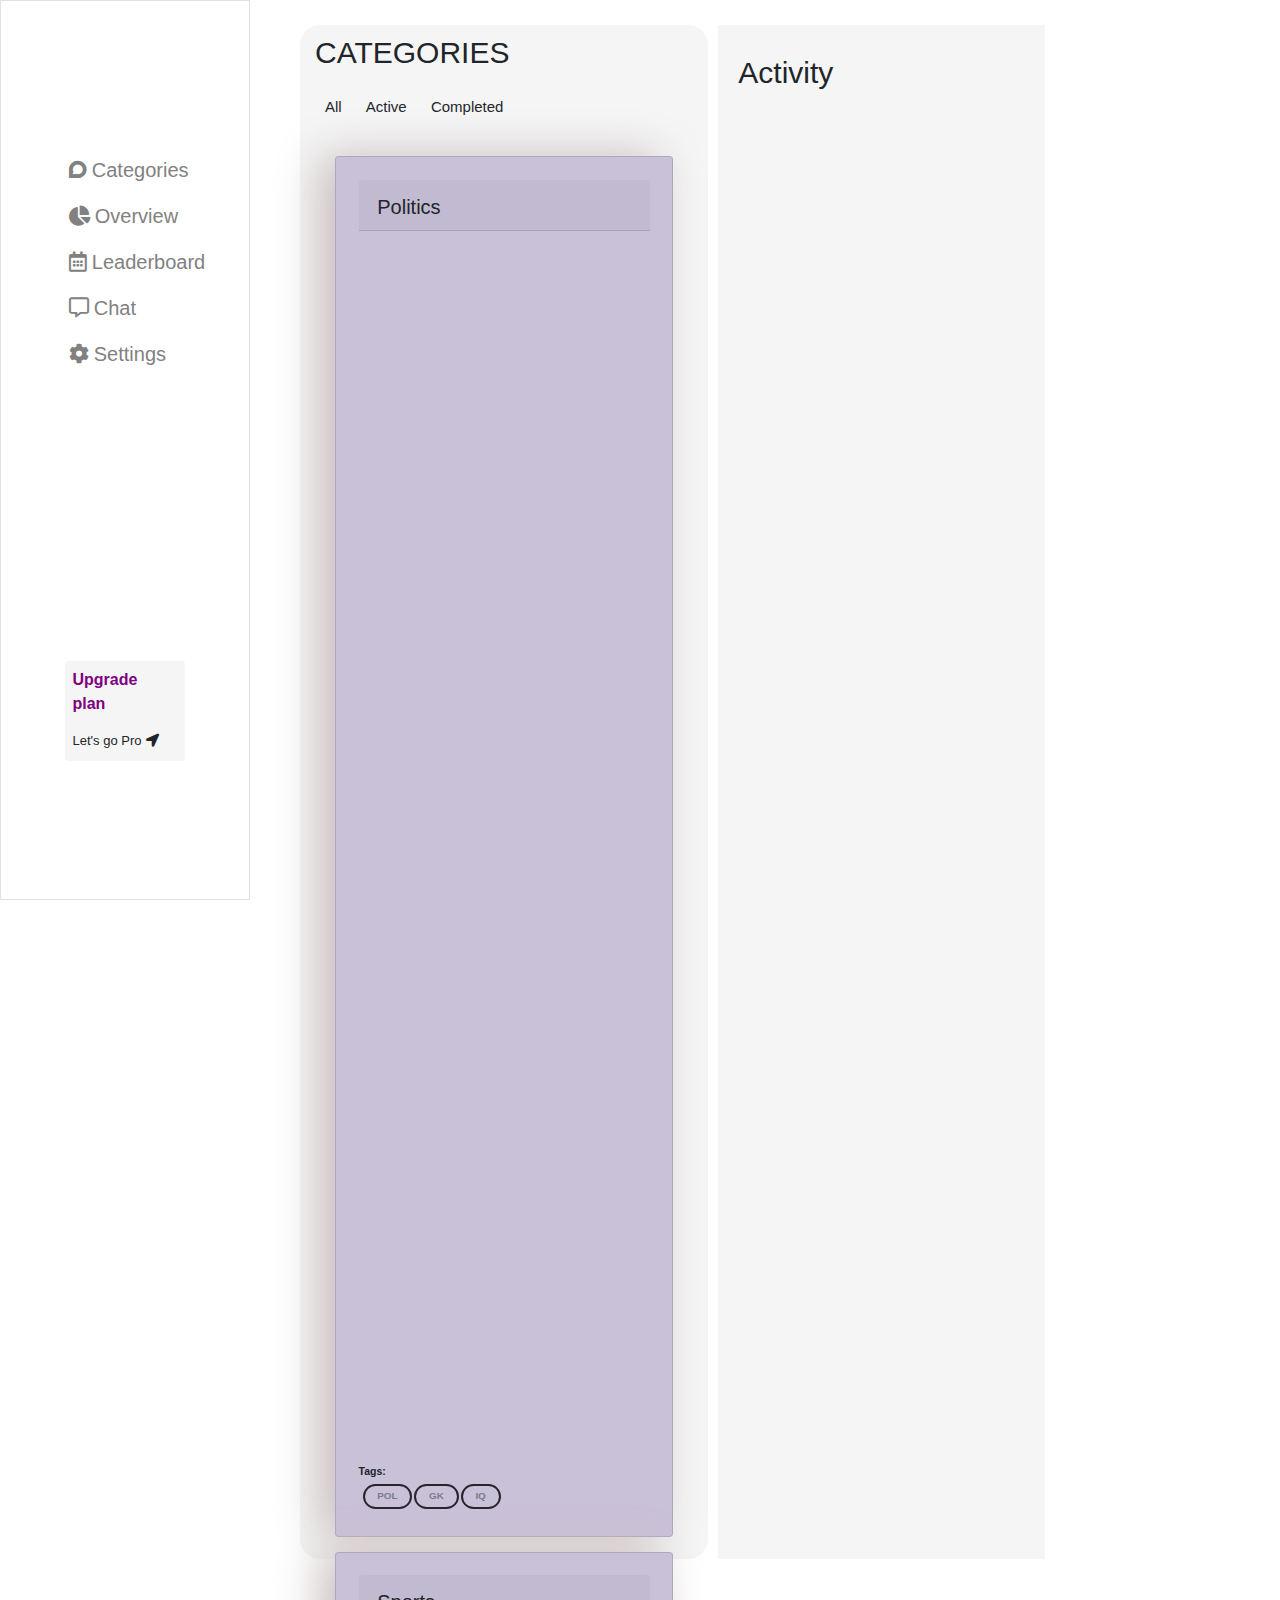
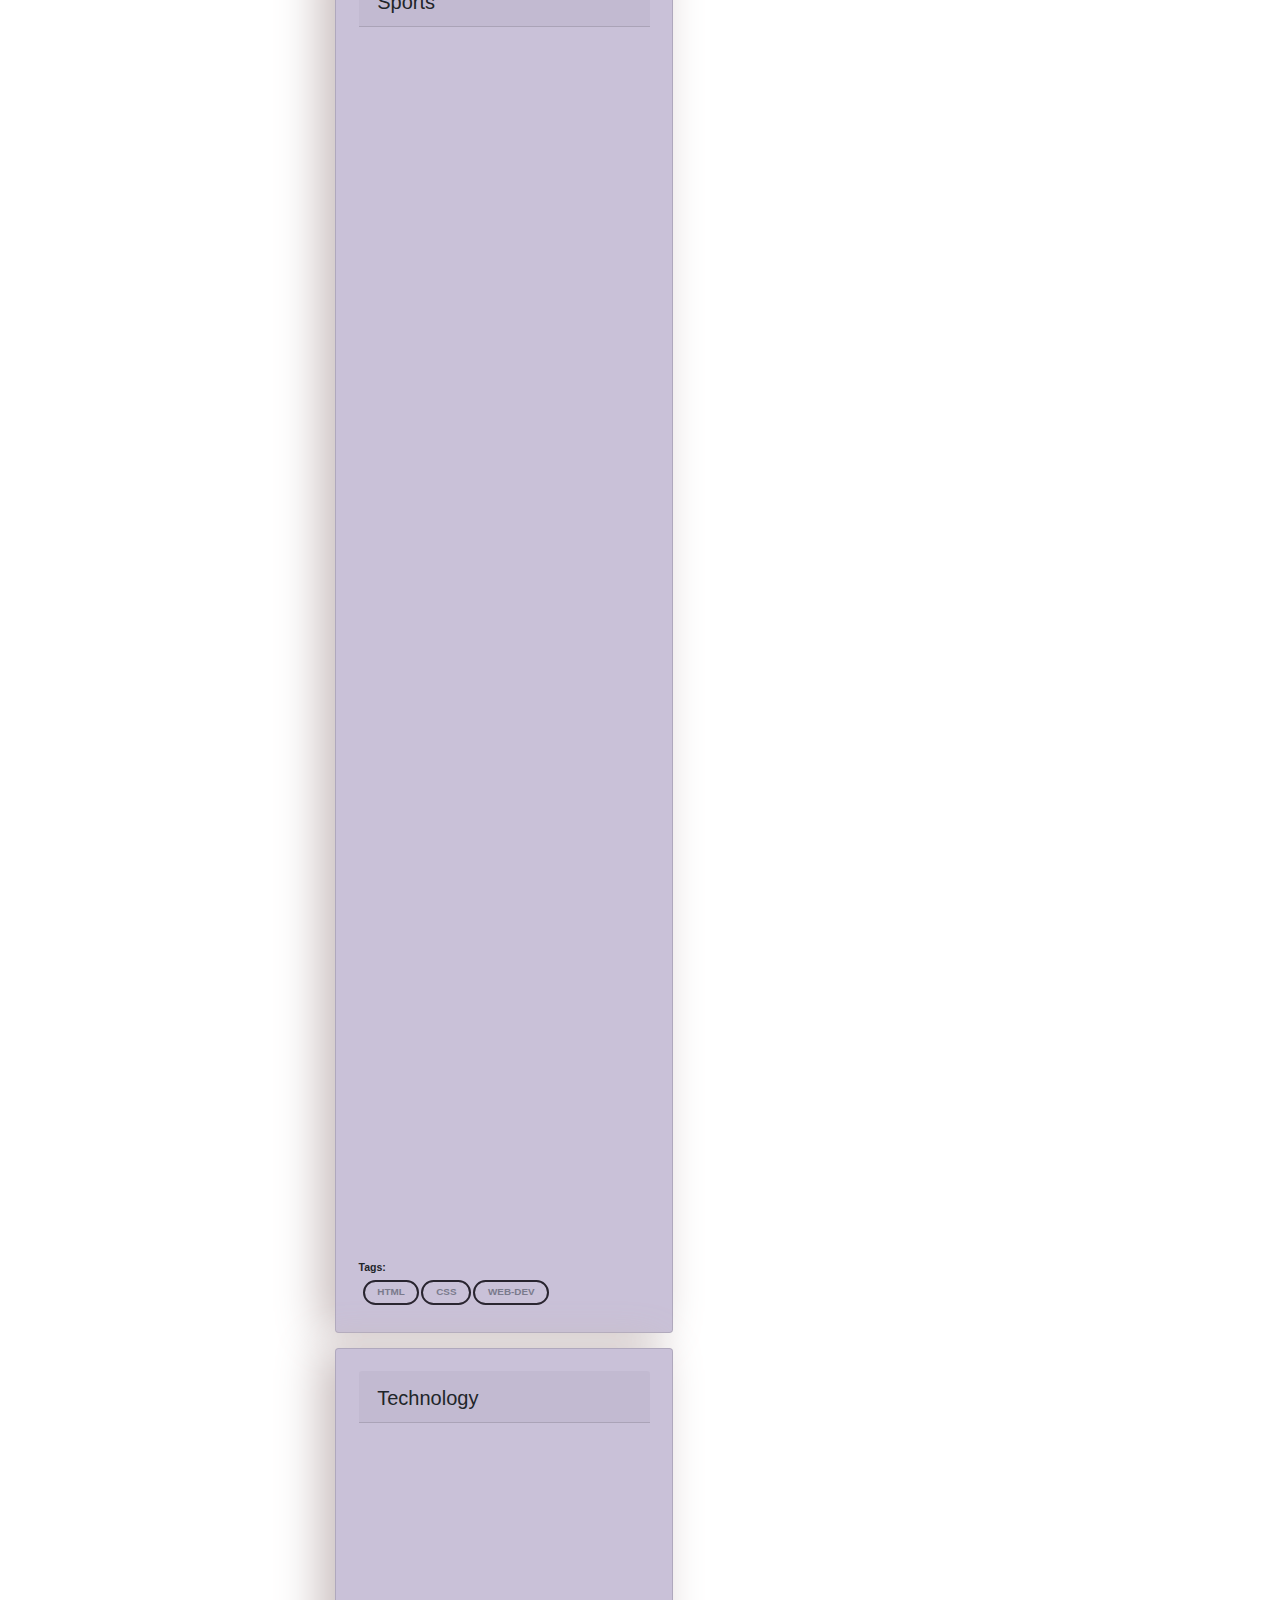
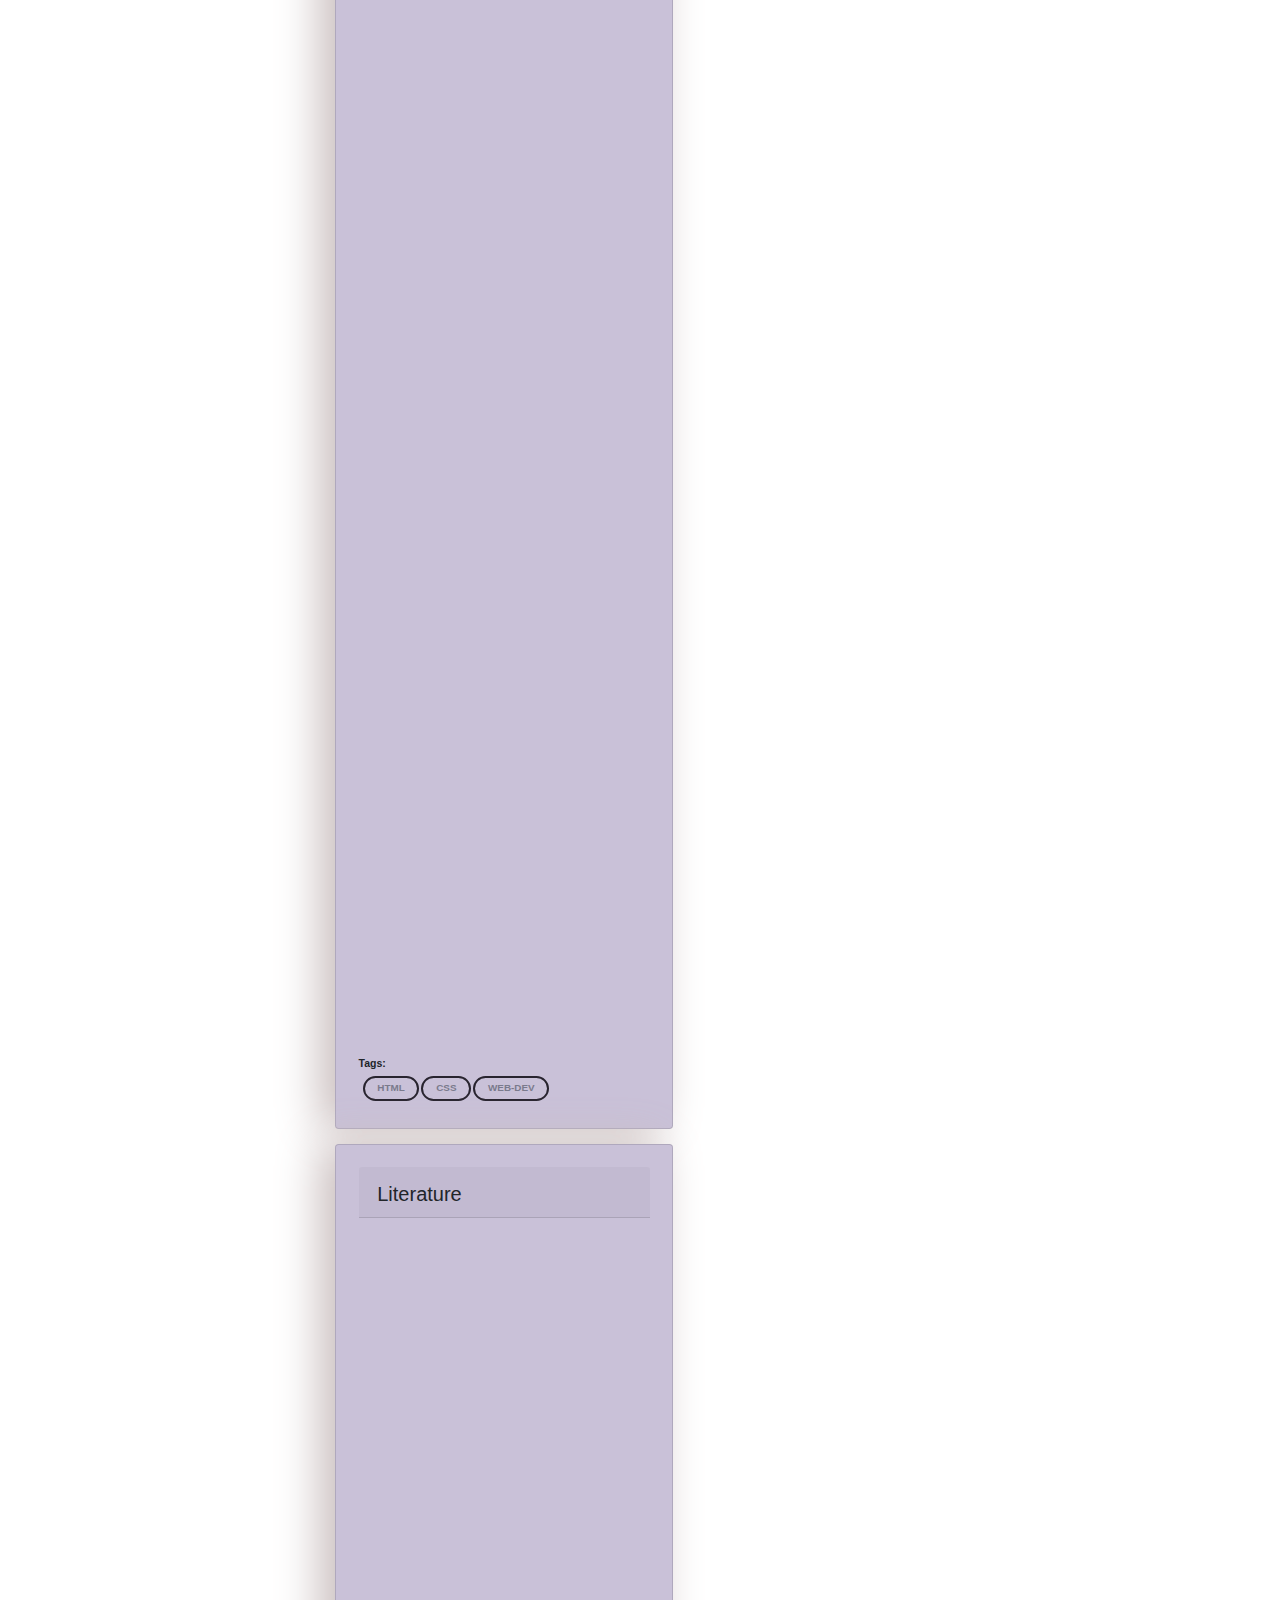
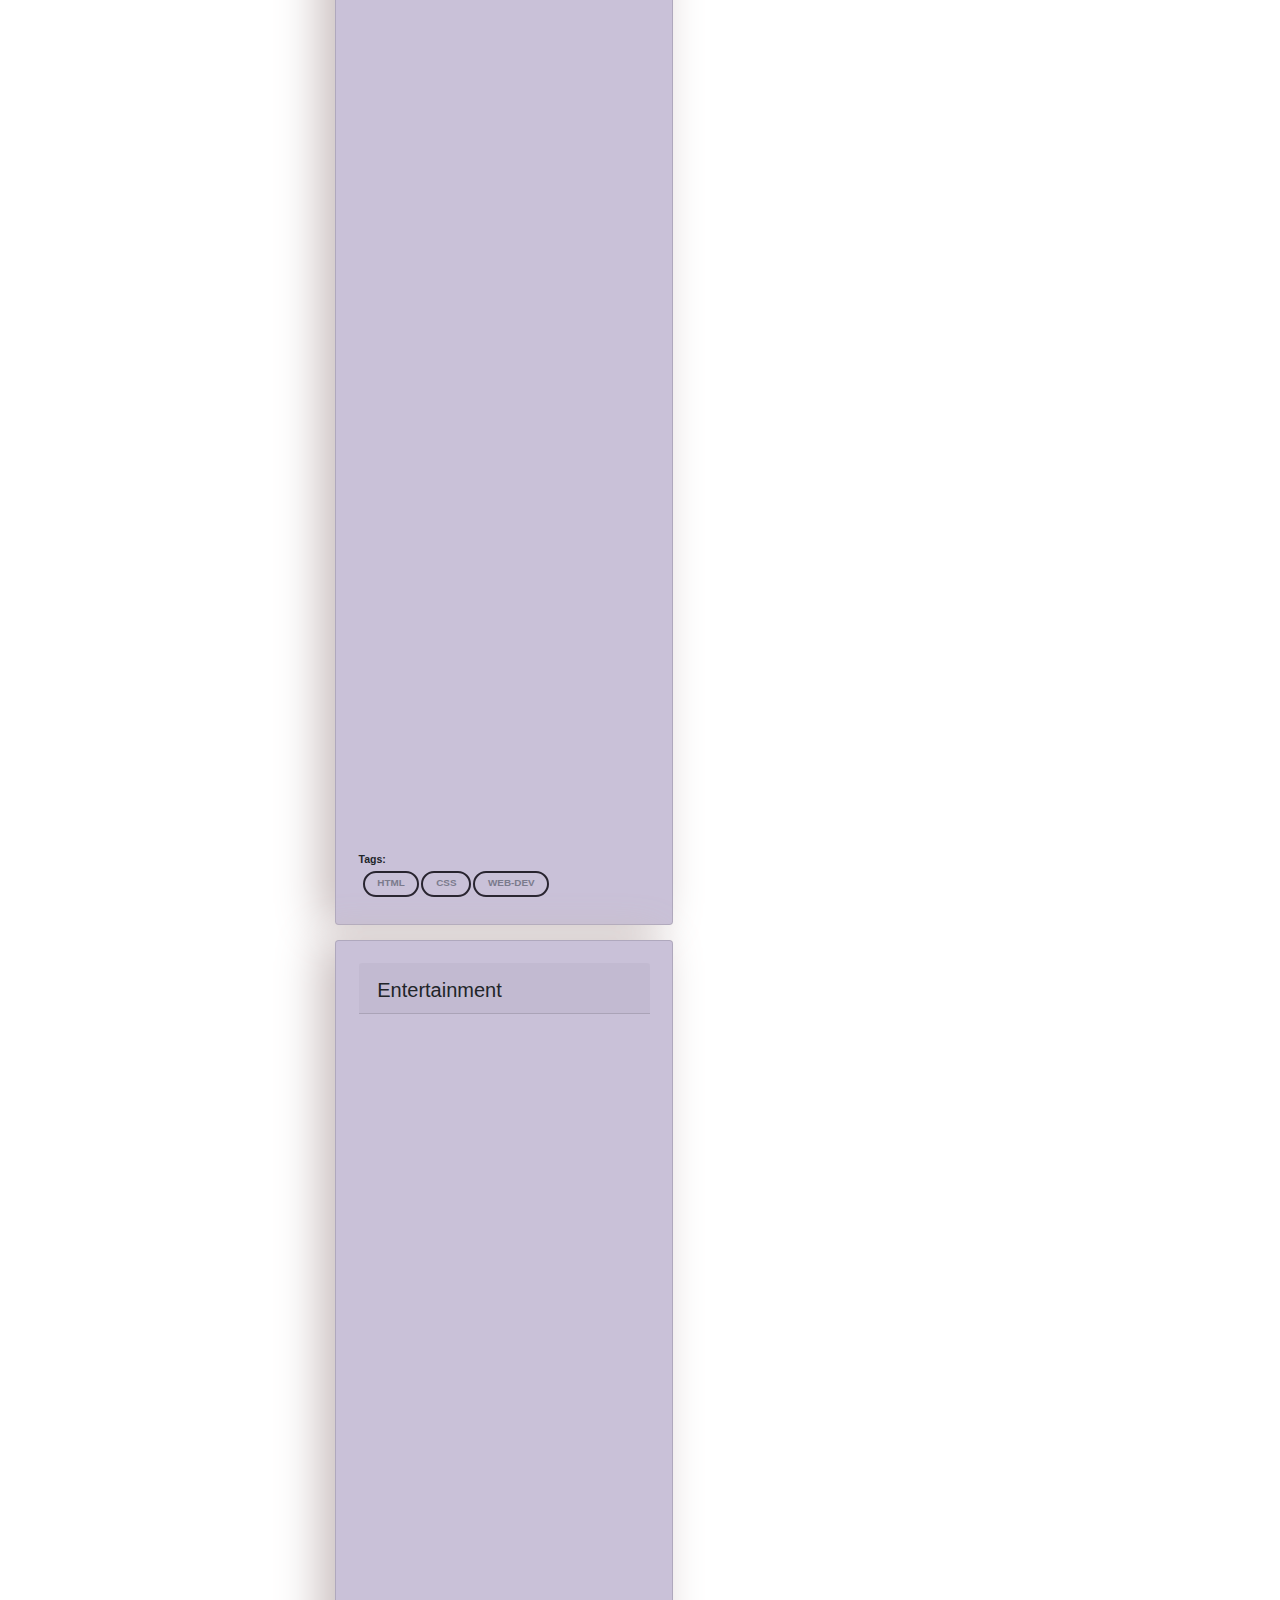
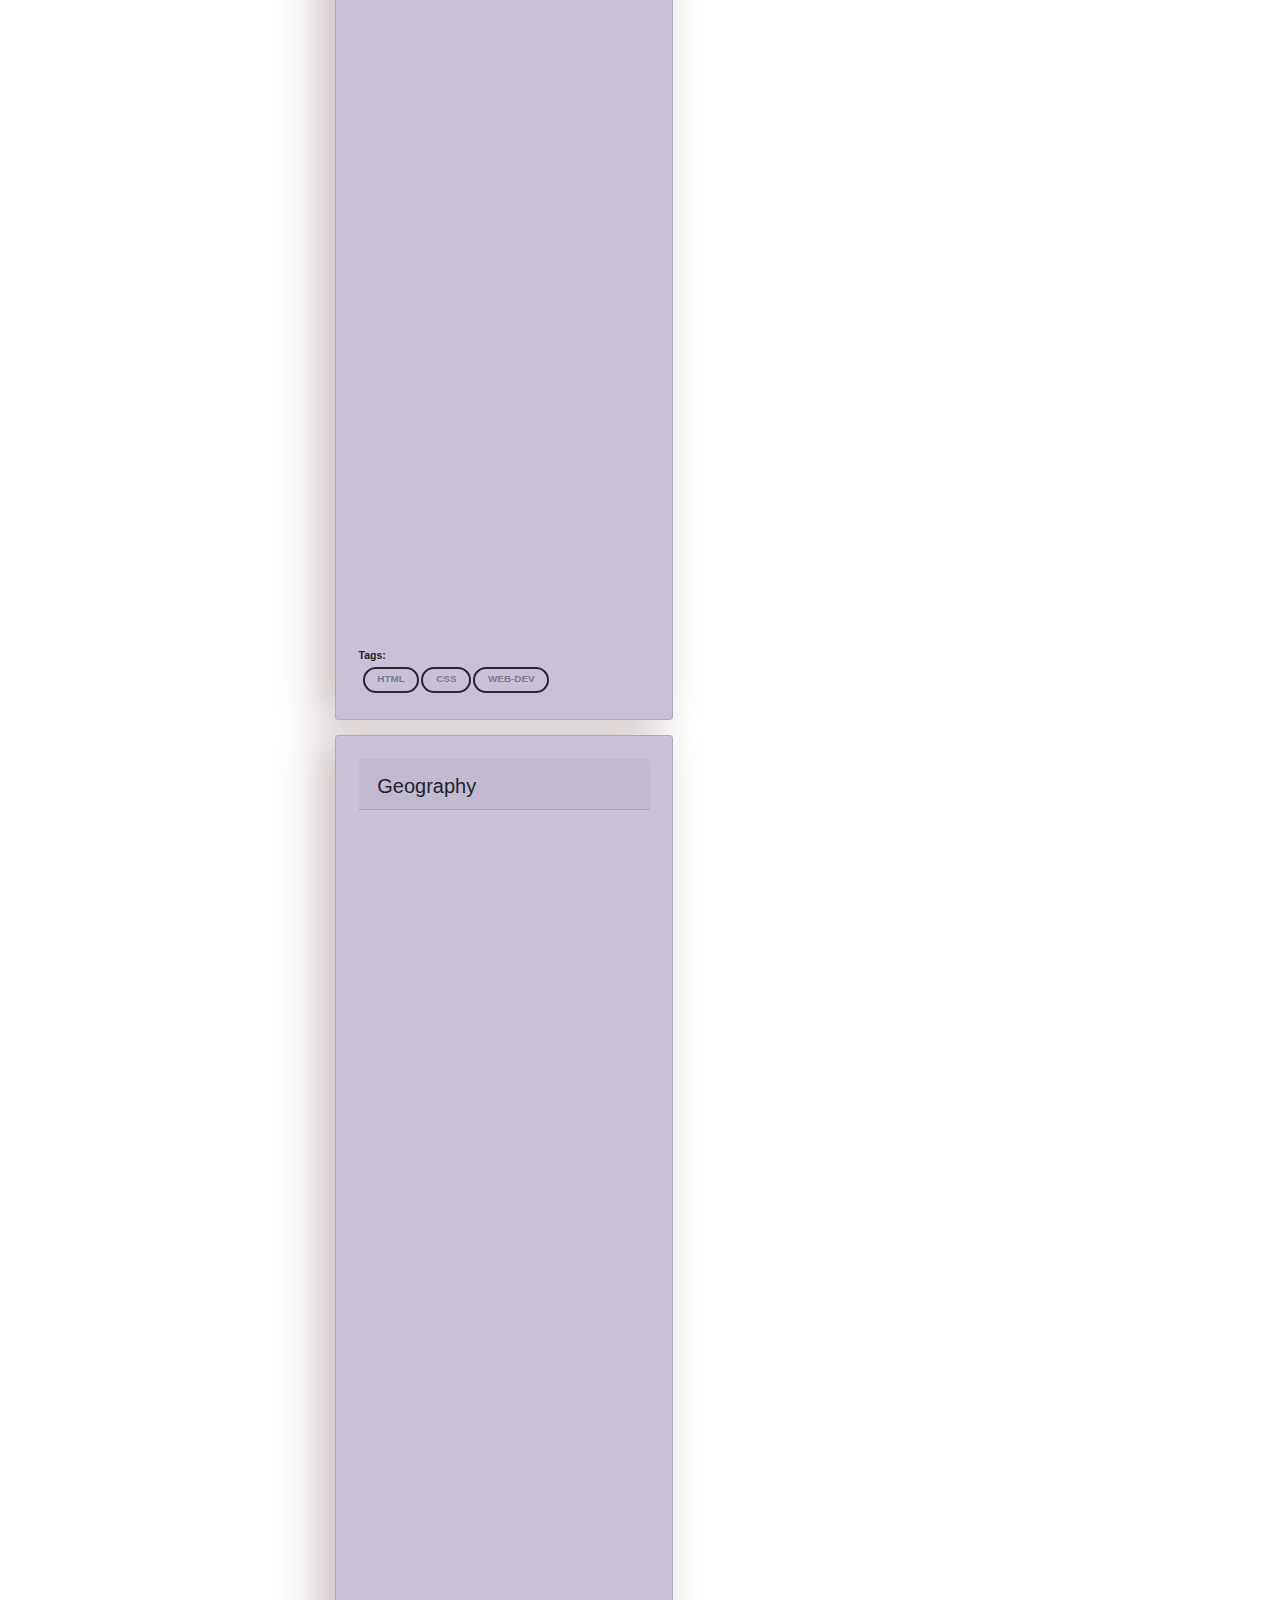
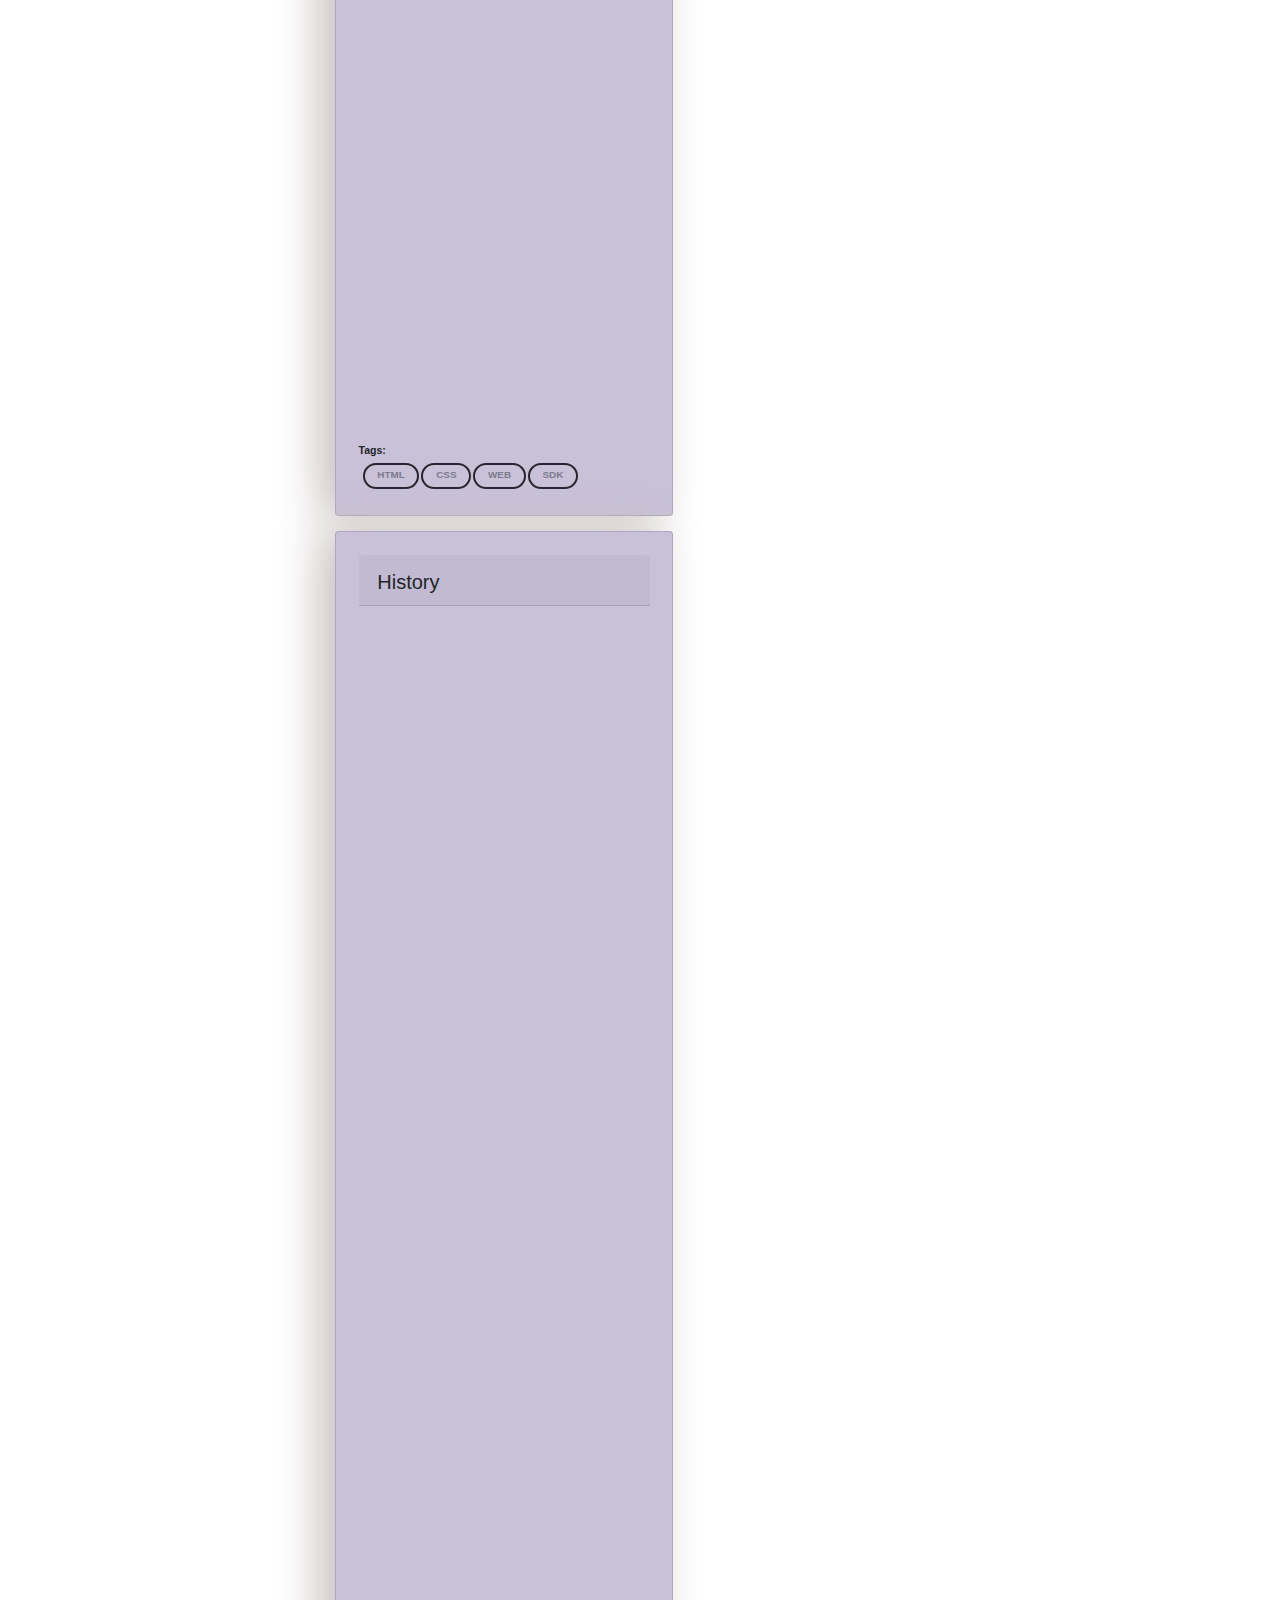
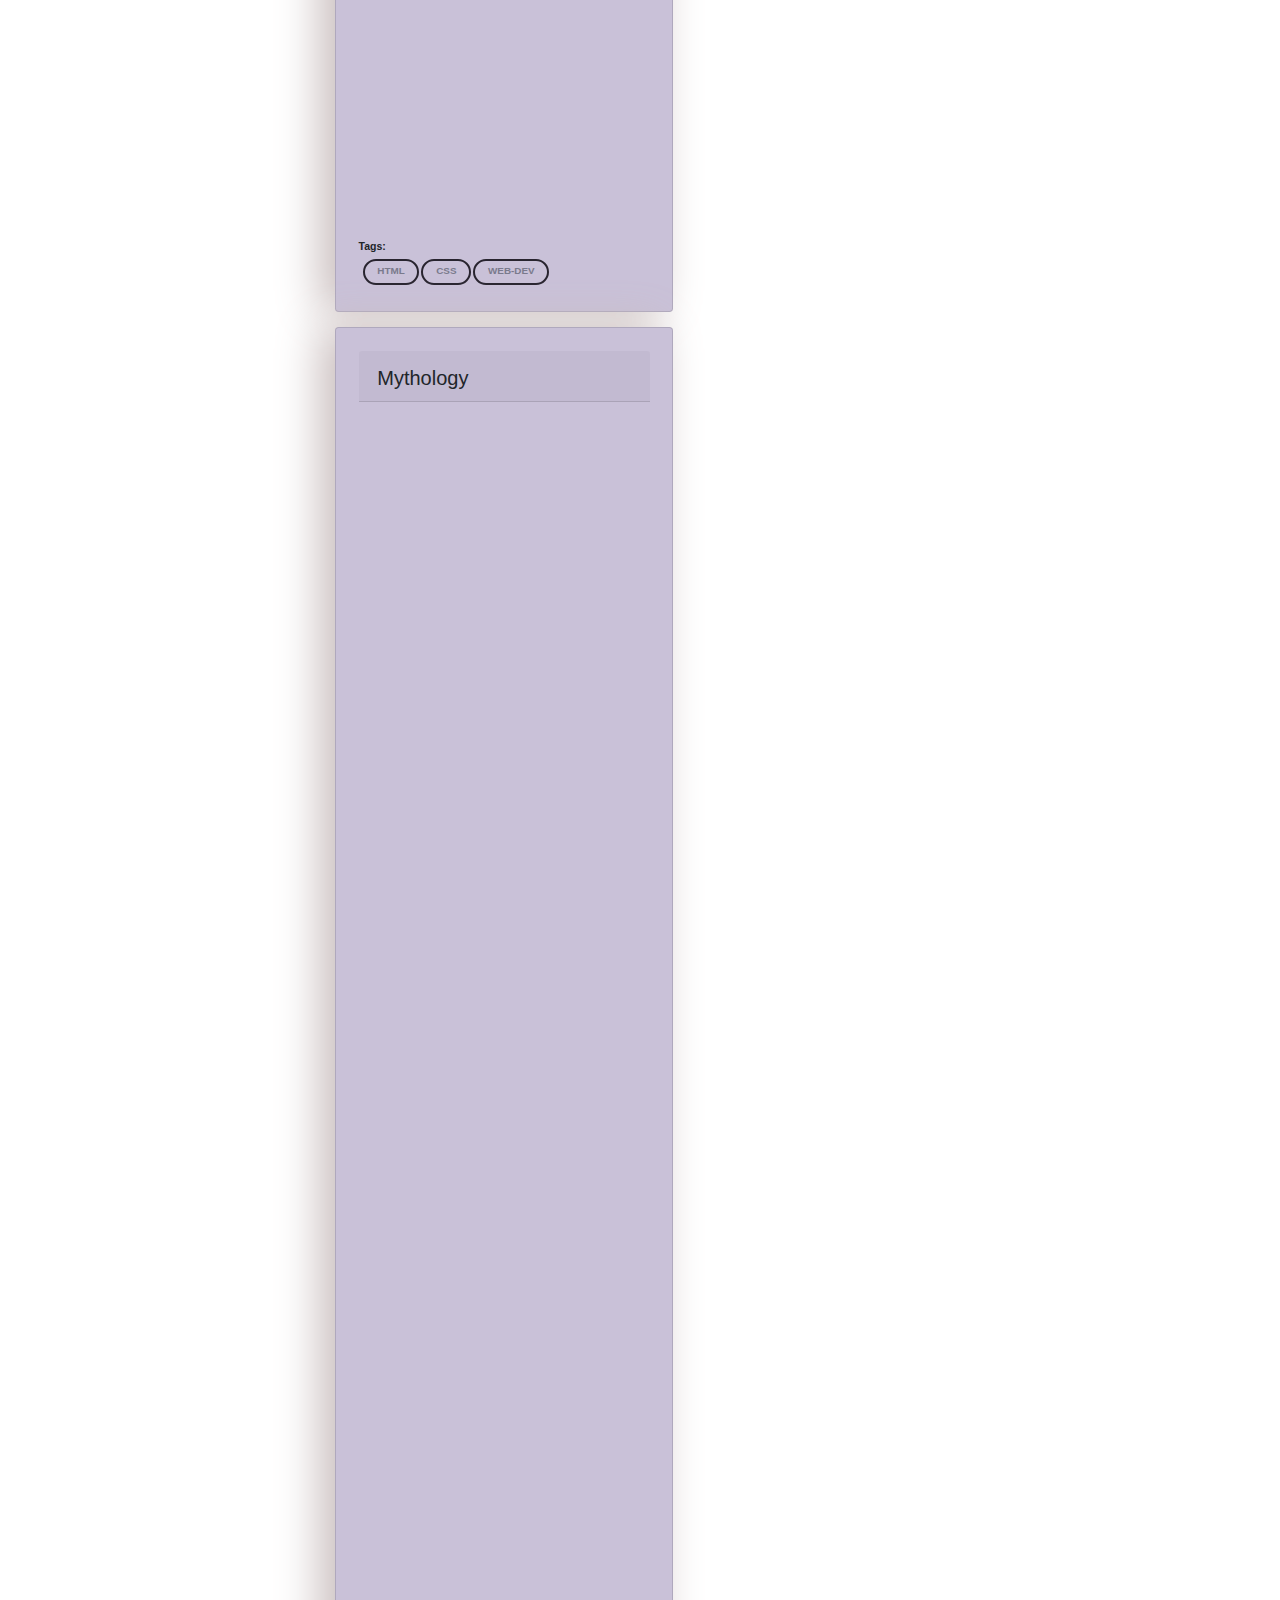
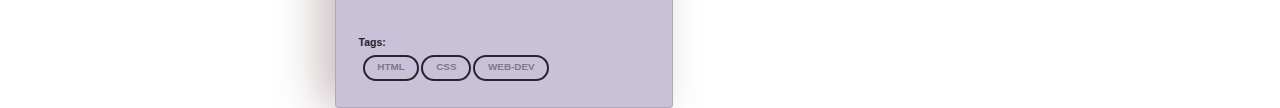
<file: index.html>
<!DOCTYPE html>
<html lang="en">
  <head>
    <meta charset="UTF-8" />
    <meta name="viewport" content="width=device-width, initial-scale=1.0" />
    <title>Document</title>
    <link
      rel="stylesheet"
      href="https://stackpath.bootstrapcdn.com/bootstrap/4.1.0/css/bootstrap.min.css"
    />
    <link
      rel="stylesheet"
      href="https://cdnjs.cloudflare.com/ajax/libs/font-awesome/5.15.1/css/all.min.css"
    />
    <link
      rel="stylesheet"
      href="https://stackpath.bootstrapcdn.com/font-awesome/4.7.0/css/font-awesome.min.css"
    />
    <link rel="stylesheet" href="https://www.w3schools.com/w3css/4/w3.css" />
    <link
      href="https://fonts.googleapis.com/icon?family=Material+Icons"
      rel="stylesheet"
    />
    <link
      href="https://fonts.googleapis.com/css2?family=Open+Sans+Condensed:wght@300;700&display=swap"
      rel="stylesheet"
    />
    <link rel="stylesheet" href="./style/style.css" />
  </head>

  <body>
    <div
      id="menuButton"
      class="position-absolute border border-dark p-2 m-2 rounded"
    >
      <i class="fas fa-bars"></i>
    </div>
    <div
      id="mySidenav"
      class="sidenav d-none d-md-flex flex-column justify-content-around align-items-center border"
    >
      <a href="#" class="text-right w-100" id="close"
        ><i class="fas fa-times-circle"></i
      ></a>
      <div class="navbar">
        <a href="#"
          ><i class="fab fa-discourse" style="margin-right: 5px"></i
          >Categories</a
        >
        <a href="#"
          ><i class="fas fa-chart-pie" style="margin-right: 5px"></i>Overview</a
        >
        <a href="./pages/achievements.html"
          ><i class="far fa-calendar-alt" style="margin-right: 5px"></i
          >Leaderboard</a
        >
        <a href="#"
          ><i class="far fa-comment-alt" style="margin-right: 5px"></i>Chat</a
        >
        <a href="#"
          ><i class="fas fa-cog" style="margin-right: 5px"></i>Settings</a
        >
      </div>
      <div class="upgrade p-2 rounded">
        <p style="font-weight: bold; font-size: medium; color: purple">
          Upgrade<br />
          plan
        </p>
        <p style="font-weight: regular; font-size: small">
          Let's go Pro<i
            class="fas fa-location-arrow"
            style="margin-left: 5px"
          ></i>
        </p>
      </div>
    </div>

    <!-- Add all page content inside this div if you want the side nav to push page content to the right (not used if you only want the sidenav to sit on top of the page -->
    <div id="main" class="" style="margin-top: 25px">
      <div class="left col-12 col-md-5">
        <h2>CATEGORIES</h2>
        <nav class="flat" style="margin-top: 15px">
          <a href="#" style="padding-left: 10px; padding-right: 10px">All</a>
          <a href="#" style="padding-left: 10px; padding-right: 10px">Active</a>
          <a href="#" style="padding-left: 10px; padding-right: 10px"
            >Completed</a
          >
        </nav>
        <div
          class="container card-list d-flex flex-column align-items-center"
          style="margin-left: 0"
        >
          <div class="card d-flex flex-column p-4 col-12 m-2">
            <header class="card-header">
              <!-- <p>Sep 11th 2020</p> -->
              <h2>Politics</h2>
            </header>

            <!-- <div class="card-author">
              <a class="author-avatar" href="#">
                <img src="./assets/avatar.png" />
              </a>
              <svg class="half-circle" viewBox="0 0 106 57">
                <path d="M102 4c0 27.1-21.9 49-49 49S4 31.1 4 4"></path>
              </svg>
              <div class="author-name">
                <div class="author-name-prefix">Author</div>
                Jeff Delaney
              </div>
            </div> -->
            <p
              style="
                padding: 0;
                margin-top: 10px;
                margin-bottom: 0;
                font-size: 0.7em;
                font-weight: bold;
              "
            >
              Tags:
            </p>
            <div class="tags">
              <a href="#">pol</a>
              <a href="#">gk</a>
              <a href="#">iq</a>
            </div>
          </div>
          <div class="card d-flex flex-column p-4 col-12 m-2">
            <header class="card-header">
              <h2>Sports</h2>
            </header>
            <p
              style="
                padding: 0;
                margin-top: 10px;
                margin-bottom: 0;
                font-size: 0.7em;
                font-weight: bold;
              "
            >
              Tags:
            </p>
            <div class="tags">
              <a href="#">html</a>
              <a href="#">css</a>
              <a href="#">web-dev</a>
            </div>
          </div>
          <div class="card d-flex flex-column p-4 col-12 m-2">
            <header class="card-header">
              <h2>Technology</h2>
            </header>
            <p
              style="
                padding: 0;
                margin-top: 10px;
                margin-bottom: 0;
                font-size: 0.7em;
                font-weight: bold;
              "
            >
              Tags:
            </p>
            <div class="tags">
              <a href="#">html</a>
              <a href="#">css</a>
              <a href="#">web-dev</a>
            </div>
          </div>
          <div class="card d-flex flex-column p-4 col-12 m-2">
            <header class="card-header">
              <h2>Literature</h2>
            </header>
            <p
              style="
                padding: 0;
                margin-top: 10px;
                margin-bottom: 0;
                font-size: 0.7em;
                font-weight: bold;
              "
            >
              Tags:
            </p>
            <div class="tags">
              <a href="#">html</a>
              <a href="#">css</a>
              <a href="#">web-dev</a>
            </div>
          </div>
          <div class="card d-flex flex-column p-4 col-12 m-2">
            <header class="card-header">
              <h2>Entertainment</h2>
            </header>
            <p
              style="
                padding: 0;
                margin-top: 10px;
                margin-bottom: 0;
                font-size: 0.7em;
                font-weight: bold;
              "
            >
              Tags:
            </p>
            <div class="tags">
              <a href="#">html</a>
              <a href="#">css</a>
              <a href="#">web-dev</a>
            </div>
          </div>
          <div class="card d-flex flex-column p-4 col-12 m-2">
            <header class="card-header">
              <h2>Geography</h2>
            </header>
            <p
              style="
                padding: 0;
                margin-top: 10px;
                margin-bottom: 0;
                font-size: 0.7em;
                font-weight: bold;
              "
            >
              Tags:
            </p>
            <div class="tags">
              <a href="#">html</a>
              <a href="#">css</a>
              <a href="#">web</a>
              <a href="#">sdk</a>
            </div>
          </div>
          <div class="card d-flex flex-column p-4 col-12 m-2">
            <header class="card-header">
              <h2>History</h2>
            </header>
            <p
              style="
                padding: 0;
                margin-top: 10px;
                margin-bottom: 0;
                font-size: 0.7em;
                font-weight: bold;
              "
            >
              Tags:
            </p>
            <div class="tags">
              <a href="#">html</a>
              <a href="#">css</a>
              <a href="#">web-dev</a>
            </div>
          </div>
          <div class="card d-flex flex-column p-4 col-12 m-2">
            <header class="card-header">
              <h2>Mythology</h2>
            </header>
            <p
              style="
                padding: 0;
                margin-top: 10px;
                margin-bottom: 0;
                font-size: 0.7em;
                font-weight: bold;
              "
            >
              Tags:
            </p>
            <div class="tags">
              <a href="#">html</a>
              <a href="#">css</a>
              <a href="#">web-dev</a>
            </div>
          </div>

          <!-- <div class="card d-flex flex-column p-4 col-12 m-2">
            <header class="card-header">
              <p>Sep 11th 2020</p>
              <h2>Current Affairs</h2>
            </header>
            <div class="card-author">
              <a class="author-avatar" href="#">
                <img src="./assets/avatar.png" />
              </a>
              <svg class="half-circle" viewBox="0 0 106 57">
                <path d="M102 4c0 27.1-21.9 49-49 49S4 31.1 4 4"></path>
              </svg>
              <div class="author-name">
                <div class="author-name-prefix">Author</div>
                Jeff Delaney
              </div>
            </div>
            <div class="tags">
              <a href="#">html</a>
              <a href="#">css</a>
              <a href="#">web-dev</a>
            </div>
          </div>
          <div class="card d-flex flex-column p-4 col-12 m-2">
            <header class="card-header">
              <p>Sep 11th 2020</p>
              <h2>Never forget</h2>
            </header>
            <div class="card-author">
              <a class="author-avatar" href="#">
                <img src="./assets/avatar.png" />
              </a>
              <svg class="half-circle" viewBox="0 0 106 57">
                <path d="M102 4c0 27.1-21.9 49-49 49S4 31.1 4 4"></path>
              </svg>
              <div class="author-name">
                <div class="author-name-prefix">Author</div>
                Jeff Delaney
              </div>
            </div>
            <div class="tags">
              <a href="#">html</a>
              <a href="#">css</a>
              <a href="#">web-dev</a>
            </div>
          </div> -->
        </div>
      </div>
      <div class="right col-12 col-md-4">
        <h2>Activity</h2>
      </div>
    </div>
    <script src="https://code.jquery.com/jquery-3.2.1.slim.min.js"></script>
    <script src="https://cdnjs.cloudflare.com/ajax/libs/popper.js/1.12.9/umd/popper.min.js"></script>
    <script src="https://maxcdn.bootstrapcdn.com/bootstrap/4.0.0/js/bootstrap.min.js"></script>
    <script src="./scripts/script.js"></script>
  </body>
</html>
</file>
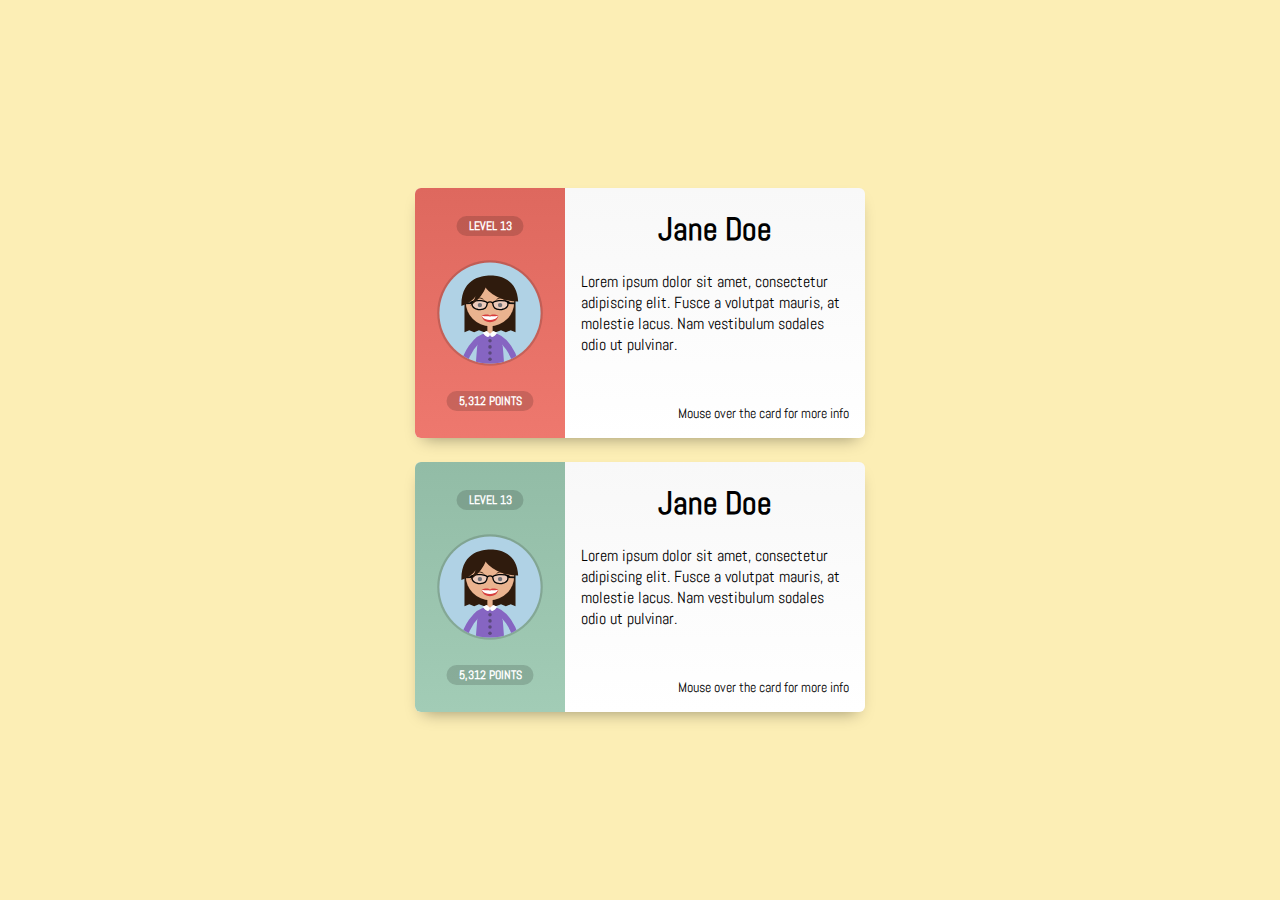
<file: pages/achievements.html>
<!DOCTYPE html>
<html lang="en">
  <head>
    <meta charset="UTF-8" />
    <meta name="viewport" content="width=device-width, initial-scale=1.0" />
    <link rel="stylesheet" href="../style/acievements.css" />
    <title>Document</title>
  </head>
  <body>
    <div class="center">
      <div class="card">
        <div class="additional">
          <div class="user-card">
            <div class="level center">Level 13</div>
            <div class="points center">5,312 Points</div>
            <svg
              width="110"
              height="110"
              viewBox="0 0 250 250"
              xmlns="http://www.w3.org/2000/svg"
              role="img"
              aria-labelledby="title desc"
              class="center"
            >
              <title id="title">Teacher</title>
              <desc id="desc">
                Cartoon of a Caucasian woman smiling, and wearing black glasses
                and a purple shirt with white collar drawn by Alvaro Montoro.
              </desc>
              <style>
                .skin {
                  fill: #eab38f;
                }

                .eyes {
                  fill: #1f1f1f;
                }

                .hair {
                  fill: #2f1b0d;
                }

                .line {
                  fill: none;
                  stroke: #2f1b0d;
                  stroke-width: 2px;
                }
              </style>
              <defs>
                <clipPath id="scene">
                  <circle cx="125" cy="125" r="115" />
                </clipPath>
                <clipPath id="lips">
                  <path
                    d="M 106,132 C 113,127 125,128 125,132 125,128 137,127 144,132 141,142  134,146  125,146  116,146 109,142 106,132 Z"
                  />
                </clipPath>
              </defs>
              <circle cx="125" cy="125" r="120" fill="rgba(0,0,0,0.15)" />
              <g stroke="none" stroke-width="0" clip-path="url(#scene)">
                <rect x="0" y="0" width="250" height="250" fill="#b0d2e5" />
                <g id="head">
                  <path
                    fill="none"
                    stroke="#111111"
                    stroke-width="2"
                    d="M 68,103 83,103.5"
                  />
                  <path
                    class="hair"
                    d="M 67,90 67,169 78,164 89,169 100,164 112,169 125,164 138,169 150,164 161,169 172,164 183,169 183,90 Z"
                  />
                  <circle cx="125" cy="100" r="55" class="skin" />
                  <ellipse
                    cx="102"
                    cy="107"
                    rx="5"
                    ry="5"
                    class="eyes"
                    id="eye-left"
                  />
                  <ellipse
                    cx="148"
                    cy="107"
                    rx="5"
                    ry="5"
                    class="eyes"
                    id="eye-right"
                  />
                  <rect x="119" y="140" width="12" height="40" class="skin" />
                  <path
                    class="line eyebrow"
                    d="M 90,98 C 93,90 103,89 110,94"
                    id="eyebrow-left"
                  />
                  <path
                    class="line eyebrow"
                    d="M 160,98 C 157,90 147,89 140,94"
                    id="eyebrow-right"
                  />
                  <path
                    stroke="#111111"
                    stroke-width="4"
                    d="M 68,103 83,102.5"
                  />
                  <path
                    stroke="#111111"
                    stroke-width="4"
                    d="M 182,103 167,102.5"
                  />
                  <path
                    stroke="#050505"
                    stroke-width="3"
                    fill="none"
                    d="M 119,102 C 123,99 127,99 131,102"
                  />
                  <path
                    fill="#050505"
                    d="M 92,97 C 85,97 79,98 80,101 81,104 84,104 85,102"
                  />
                  <path
                    fill="#050505"
                    d="M 158,97 C 165,97 171,98 170,101 169,104 166,104 165,102"
                  />
                  <path
                    stroke="#050505"
                    stroke-width="3"
                    fill="rgba(240,240,255,0.4)"
                    d="M 119,102 C 118,111 115,119 98,117 85,115 84,108 84,104 84,97 94,96 105,97 112,98 117,98 119,102 Z"
                  />
                  <path
                    stroke="#050505"
                    stroke-width="3"
                    fill="rgba(240,240,255,0.4)"
                    d="M 131,102 C 132,111 135,119 152,117 165,115 166,108 166,104 166,97 156,96 145,97 138,98 133,98 131,102 Z"
                  />
                  <path
                    class="hair"
                    d="M 60,109 C 59,39 118,40 129,40 139,40 187,43 189,99 135,98 115,67 115,67 115,67 108,90 80,109 86,101 91,92 92,87 85,99 65,108 60,109"
                  />
                  <path
                    id="mouth"
                    fill="#d73e3e"
                    d="M 106,132 C 113,127 125,128 125,132 125,128 137,127 144,132 141,142  134,146  125,146  116,146 109,142 106,132 Z"
                  />
                  <path
                    id="smile"
                    fill="white"
                    d="M125,141 C 140,141 143,132 143,132 143,132 125,133 125,133 125,133 106.5,132 106.5,132 106.5,132 110,141 125,141 Z"
                    clip-path="url(#lips)"
                  />
                </g>
                <g id="shirt">
                  <path
                    fill="#8665c2"
                    d="M 132,170 C 146,170 154,200 154,200 154,200 158,250 158,250 158,250 92,250 92,250 92,250 96,200 96,200 96,200 104,170 118,170 118,170 125,172 125,172 125,172 132,170 132,170 Z"
                  />
                  <path
                    id="arm-left"
                    class="arm"
                    stroke="#8665c2"
                    fill="none"
                    stroke-width="14"
                    d="M 118,178 C 94,179 66,220 65,254"
                  />
                  <path
                    id="arm-right"
                    class="arm"
                    stroke="#8665c2"
                    fill="none"
                    stroke-width="14"
                    d="M 132,178 C 156,179 184,220 185,254"
                  />
                  <path
                    fill="white"
                    d="M 117,166 C 117,166 125,172 125,172 125,182 115,182 109,170 Z"
                  />
                  <path
                    fill="white"
                    d="M 133,166 C 133,166 125,172 125,172 125,182 135,182 141,170 Z"
                  />
                  <circle cx="125" cy="188" r="4" fill="#5a487b" />
                  <circle cx="125" cy="202" r="4" fill="#5a487b" />
                  <circle cx="125" cy="216" r="4" fill="#5a487b" />
                  <circle cx="125" cy="230" r="4" fill="#5a487b" />
                  <circle cx="125" cy="244" r="4" fill="#5a487b" />
                  <path
                    stroke="#daa37f"
                    stroke-width="1"
                    class="skin hand"
                    id="hand-left"
                    d="M 51,270 C 46,263 60,243 63,246 65,247 66,248 61,255 72,243 76,238 79,240 82,243 72,254 69,257 72,254 82,241 86,244 89,247 75,261 73,263 77,258 84,251 86,253 89,256 70,287 59,278"
                  />
                  <path
                    stroke="#daa37f"
                    stroke-width="1"
                    class="skin hand"
                    id="hand-right"
                    d="M 199,270 C 204,263 190,243 187,246 185,247 184,248 189,255 178,243 174,238 171,240 168,243 178,254 181,257 178,254 168,241 164,244 161,247 175,261 177,263 173,258 166,251 164,253 161,256 180,287 191,278"
                  />
                </g>
              </g>
            </svg>
          </div>
          <div class="more-info">
            <h1>Jane Doe</h1>
            <div class="coords">
              <span>Group Name</span>
              <span>Joined January 2019</span>
            </div>
            <div class="coords">
              <span>Position/Role</span>
              <span>City, Country</span>
            </div>
            <div class="stats">
              <div>
                <div class="title">Awards</div>
                <i class="fa fa-trophy"></i>
                <div class="value">2</div>
              </div>
              <div>
                <div class="title">Matches</div>
                <i class="fa fa-gamepad"></i>
                <div class="value">27</div>
              </div>
              <div>
                <div class="title">Pals</div>
                <i class="fa fa-group"></i>
                <div class="value">123</div>
              </div>
              <div>
                <div class="title">Coffee</div>
                <i class="fa fa-coffee"></i>
                <div class="value infinity">∞</div>
              </div>
            </div>
          </div>
        </div>
        <div class="general">
          <h1>Jane Doe</h1>
          <p>
            Lorem ipsum dolor sit amet, consectetur adipiscing elit. Fusce a
            volutpat mauris, at molestie lacus. Nam vestibulum sodales odio ut
            pulvinar.
          </p>
          <span class="more">Mouse over the card for more info</span>
        </div>
      </div>

      <div class="card green">
        <div class="additional">
          <div class="user-card">
            <div class="level center">Level 13</div>
            <div class="points center">5,312 Points</div>
            <svg
              width="110"
              height="110"
              viewBox="0 0 250 250"
              xmlns="http://www.w3.org/2000/svg"
              role="img"
              aria-labelledby="title desc"
              class="center"
            >
              <title id="title">Teacher</title>
              <desc id="desc">
                Cartoon of a Caucasian woman smiling, and wearing black glasses
                and a purple shirt with white collar drawn by Alvaro Montoro.
              </desc>
              <style>
                .skin {
                  fill: #eab38f;
                }

                .eyes {
                  fill: #1f1f1f;
                }

                .hair {
                  fill: #2f1b0d;
                }

                .line {
                  fill: none;
                  stroke: #2f1b0d;
                  stroke-width: 2px;
                }
              </style>
              <defs>
                <clipPath id="scene">
                  <circle cx="125" cy="125" r="115" />
                </clipPath>
                <clipPath id="lips">
                  <path
                    d="M 106,132 C 113,127 125,128 125,132 125,128 137,127 144,132 141,142  134,146  125,146  116,146 109,142 106,132 Z"
                  />
                </clipPath>
              </defs>
              <circle cx="125" cy="125" r="120" fill="rgba(0,0,0,0.15)" />
              <g stroke="none" stroke-width="0" clip-path="url(#scene)">
                <rect x="0" y="0" width="250" height="250" fill="#b0d2e5" />
                <g id="head">
                  <path
                    fill="none"
                    stroke="#111111"
                    stroke-width="2"
                    d="M 68,103 83,103.5"
                  />
                  <path
                    class="hair"
                    d="M 67,90 67,169 78,164 89,169 100,164 112,169 125,164 138,169 150,164 161,169 172,164 183,169 183,90 Z"
                  />
                  <circle cx="125" cy="100" r="55" class="skin" />
                  <ellipse
                    cx="102"
                    cy="107"
                    rx="5"
                    ry="5"
                    class="eyes"
                    id="eye-left"
                  />
                  <ellipse
                    cx="148"
                    cy="107"
                    rx="5"
                    ry="5"
                    class="eyes"
                    id="eye-right"
                  />
                  <rect x="119" y="140" width="12" height="40" class="skin" />
                  <path
                    class="line eyebrow"
                    d="M 90,98 C 93,90 103,89 110,94"
                    id="eyebrow-left"
                  />
                  <path
                    class="line eyebrow"
                    d="M 160,98 C 157,90 147,89 140,94"
                    id="eyebrow-right"
                  />
                  <path
                    stroke="#111111"
                    stroke-width="4"
                    d="M 68,103 83,102.5"
                  />
                  <path
                    stroke="#111111"
                    stroke-width="4"
                    d="M 182,103 167,102.5"
                  />
                  <path
                    stroke="#050505"
                    stroke-width="3"
                    fill="none"
                    d="M 119,102 C 123,99 127,99 131,102"
                  />
                  <path
                    fill="#050505"
                    d="M 92,97 C 85,97 79,98 80,101 81,104 84,104 85,102"
                  />
                  <path
                    fill="#050505"
                    d="M 158,97 C 165,97 171,98 170,101 169,104 166,104 165,102"
                  />
                  <path
                    stroke="#050505"
                    stroke-width="3"
                    fill="rgba(240,240,255,0.4)"
                    d="M 119,102 C 118,111 115,119 98,117 85,115 84,108 84,104 84,97 94,96 105,97 112,98 117,98 119,102 Z"
                  />
                  <path
                    stroke="#050505"
                    stroke-width="3"
                    fill="rgba(240,240,255,0.4)"
                    d="M 131,102 C 132,111 135,119 152,117 165,115 166,108 166,104 166,97 156,96 145,97 138,98 133,98 131,102 Z"
                  />
                  <path
                    class="hair"
                    d="M 60,109 C 59,39 118,40 129,40 139,40 187,43 189,99 135,98 115,67 115,67 115,67 108,90 80,109 86,101 91,92 92,87 85,99 65,108 60,109"
                  />
                  <path
                    id="mouth"
                    fill="#d73e3e"
                    d="M 106,132 C 113,127 125,128 125,132 125,128 137,127 144,132 141,142  134,146  125,146  116,146 109,142 106,132 Z"
                  />
                  <path
                    id="smile"
                    fill="white"
                    d="M125,141 C 140,141 143,132 143,132 143,132 125,133 125,133 125,133 106.5,132 106.5,132 106.5,132 110,141 125,141 Z"
                    clip-path="url(#lips)"
                  />
                </g>
                <g id="shirt">
                  <path
                    fill="#8665c2"
                    d="M 132,170 C 146,170 154,200 154,200 154,200 158,250 158,250 158,250 92,250 92,250 92,250 96,200 96,200 96,200 104,170 118,170 118,170 125,172 125,172 125,172 132,170 132,170 Z"
                  />
                  <path
                    id="arm-left"
                    class="arm"
                    stroke="#8665c2"
                    fill="none"
                    stroke-width="14"
                    d="M 118,178 C 94,179 66,220 65,254"
                  />
                  <path
                    id="arm-right"
                    class="arm"
                    stroke="#8665c2"
                    fill="none"
                    stroke-width="14"
                    d="M 132,178 C 156,179 184,220 185,254"
                  />
                  <path
                    fill="white"
                    d="M 117,166 C 117,166 125,172 125,172 125,182 115,182 109,170 Z"
                  />
                  <path
                    fill="white"
                    d="M 133,166 C 133,166 125,172 125,172 125,182 135,182 141,170 Z"
                  />
                  <circle cx="125" cy="188" r="4" fill="#5a487b" />
                  <circle cx="125" cy="202" r="4" fill="#5a487b" />
                  <circle cx="125" cy="216" r="4" fill="#5a487b" />
                  <circle cx="125" cy="230" r="4" fill="#5a487b" />
                  <circle cx="125" cy="244" r="4" fill="#5a487b" />
                  <path
                    stroke="#daa37f"
                    stroke-width="1"
                    class="skin hand"
                    id="hand-left"
                    d="M 51,270 C 46,263 60,243 63,246 65,247 66,248 61,255 72,243 76,238 79,240 82,243 72,254 69,257 72,254 82,241 86,244 89,247 75,261 73,263 77,258 84,251 86,253 89,256 70,287 59,278"
                  />
                  <path
                    stroke="#daa37f"
                    stroke-width="1"
                    class="skin hand"
                    id="hand-right"
                    d="M 199,270 C 204,263 190,243 187,246 185,247 184,248 189,255 178,243 174,238 171,240 168,243 178,254 181,257 178,254 168,241 164,244 161,247 175,261 177,263 173,258 166,251 164,253 161,256 180,287 191,278"
                  />
                </g>
              </g>
            </svg>
          </div>
          <div class="more-info">
            <h1>Jane Doe</h1>
            <div class="coords">
              <span>Group Name</span>
              <span>Joined January 2019</span>
            </div>
            <div class="coords">
              <span>Position/Role</span>
              <span>City, Country</span>
            </div>
            <div class="stats">
              <div>
                <div class="title">Awards</div>
                <i class="fa fa-trophy"></i>
                <div class="value">2</div>
              </div>
              <div>
                <div class="title">Matches</div>
                <i class="fa fa-gamepad"></i>
                <div class="value">27</div>
              </div>
              <div>
                <div class="title">Pals</div>
                <i class="fa fa-group"></i>
                <div class="value">123</div>
              </div>
              <div>
                <div class="title">Coffee</div>
                <i class="fa fa-coffee"></i>
                <div class="value infinity">∞</div>
              </div>
            </div>
          </div>
        </div>
        <div class="general">
          <h1>Jane Doe</h1>
          <p>
            Lorem ipsum dolor sit amet, consectetur adipiscing elit. Fusce a
            volutpat mauris, at molestie lacus. Nam vestibulum sodales odio ut
            pulvinar.
          </p>
          <span class="more">Mouse over the card for more info</span>
        </div>
      </div>
    </div>
  </body>
</html>
</file>
<file: style/style.css>
body {
  background-color: white;
  box-sizing: border-box;
}
#menuButton {
  font-size: 22px !important;
  z-index: 999;
  position: absolute;
}
#close {
  font-size: 22px !important;
  color: black;
}
.navbar {
  display: flex;
  flex-direction: column;
  align-items: flex-start;
}

.upgrade {
  display: flex;
  flex-direction: column;
  text-align: left;
  background-color: whitesmoke;
  width: 120px;
  height: 100px;
}
.sidenav {
  height: 100vh;
  width: 250px;
  position: fixed;
  z-index: 1;
  top: 0;
  left: 0;
  background-color: white;
  overflow-x: hidden;
  transition: 0.5s;
}
.sidenav a {
  padding: 8px 8px 8px 32px;
  text-decoration: none;
  font-size: 20px;
  color: #818181;
  display: block;
  transition: 0.3s;
}
.sidenav a:hover {
  color: black;
}
/* .sidenav .closebtn {
  position: absolute;
  top: 0;
  right: 25px;
  font-size: 36px;
  margin-left: 50px;
} */
/* @media screen and (max-height: 450px) {
  .sidenav {
    padding-top: 15px;
    width: 100px;
  }
  #main {
    margin-left: 100px;
  }
  .sidenav a {
    font-size: 18px;
  }
} */
#main {
  display: flex;
  flex-direction: row;
  flex-wrap: wrap;

  /* transition: 250px 0.5s; */
  /* margin-left: 250px;
  padding: 20px;
  display: flex;
  flex-direction: row;
  flex-wrap: wrap;
  justify-content: space-around; */
}
.left {
  display: flex;
  flex-direction: column;
  margin-right: 10px;
  /* padding: 10px; */
  background-color: whitesmoke;
  border-radius: 20px;
  /* min-width: 60%;
  max-width: 60%; */
}
@media screen and (max-width: 600px) {
  .left {
    min-width: 100%;
    max-width: 100%;
  }
}
.right {
  padding: 20px;
  background-color: whitesmoke;
}
.card-list {
  margin: 10px;

  padding: 20px;
  /* overflow-x: scroll; */
}

/* .card-list::-webkit-scrollbar {
  width: 10px;
  height: 10px;
} */
/* .card-list::-webkit-scrollbar-thumb {
  background: #201c29;
  border-radius: 10px;
  box-shadow: inset 2px 2px 2px hsla(0, 0%, 100%, 0.25),
    inset -2px -2px 2px rgba(0, 0, 0, 0.25);
}

.card-list::-webkit-scrollbar-track {
  background: linear-gradient(90deg, #201c29, #201c29 1px, #17141d 0, #17141d);
} */

.card {
  /* display: flex;
  position: relative;
  flex-direction: column; */
  /* height: 300px; */
  /* width: 350px; */
  /* padding: 1.3rem;
  margin: 10px;
  border-radius: 16px; */
  background: #c9c1d8;
  box-shadow: -1rem 0 3rem rgb(201, 189, 189);
  transition: 0.2s;
}
.card:hover {
  -webkit-box-shadow: -1px 0px 51px -3px rgba(175, 130, 191, 1);
  -moz-box-shadow: -1px 0px 51px -3px rgba(175, 130, 191, 1);
  box-shadow: -1px 0px 51px -3px rgba(175, 130, 191, 1);
}

/* 
.card:not(:first-child) {
  margin-left: -130px;
} */
.card-author {
  position: relative;
  display: grid;
  grid-template-columns: 75px 1fr;
  align-items: center;
  margin: 3rem 0 0;
}

.author-avatar img {
  display: block;
  width: 40px;
  height: 40px;
  border-radius: 50%;
  filter: grayscale(100%);
  margin: 16px 10px;
}

.half-circle {
  position: absolute;
  bottom: 0;
  left: 0;
  width: 60px;
  height: 48px;
  fill: none;
  stroke: #ff8a00;
  stroke-width: 8;
  stroke-linecap: round;
}
.card-header {
  margin-bottom: auto;
}

.card-header p {
  font-size: 14px;
  margin: 0 0 1rem;
  color: #7a7a8c;
}

.card-header h2 {
  font-size: 20px;
  margin: 0.25rem 0 auto;
  cursor: pointer;
}

.card-header h2:hover {
  background: linear-gradient(90deg, #ff8a00, #e52e71);
  text-shadow: none;
  background-clip: text;
  -webkit-background-clip: text;
  -webkit-text-fill-color: transparent;
}
.tags {
  /* margin-top: 15px; */
  /* line-height: 2; */
  padding: 3px;
  display: flex;
  flex-wrap: wrap;
}

.tags a {
  font-style: normal;
  font-weight: 700;
  font-size: 0.5rem;
  color: #7a7a8c;
  text-transform: uppercase;
  font-size: 0.66rem;
  border: 2px solid #28242f;
  border-radius: 2rem;
  padding: 0.2rem 0.85rem 0.25rem;
  margin: 1px;
  position: relative;
}

.tags a:hover {
  background: linear-gradient(90deg, #ff8a00, #e52e71);
  text-shadow: none;
  -webkit-text-fill-color: transparent;
  -webkit-background-clip: text;
  -webkit-box-decoration-break: clone;
  background-clip: text;
  border-color: white;
}

@media only screen and (min-width: 720px) {
  #menuButton {
    display: none;
  }
  #close {
    display: none;
  }
  #main {
    width: calc(100vw - 300px);
    float: right;
  }
}
@media only screen and (max-width: 720px) {
  .sidenav {
    animation: ltor 2s normal;
  }
  .left {
    margin-top: 4rem;
  }
}

@keyframes ltor {
  from {
    left: -100vw;
  }
  to {
    left: 0px;
  }
}
</file>
<file: style/acievements.css>
@import url('https://fonts.googleapis.com/css?family=Abel');

html, body {
  background: #FCEEB5;
  font-family: Abel, Arial, Verdana, sans-serif;
}

.center {
  position: absolute;
  top: 50%;
  left: 50%;
  -webkit-transform: translate(-50%, -50%);
}

.card {
  width: 450px;
  height: 250px;
  background-color: #fff;
  background: linear-gradient(#f8f8f8, #fff);
  box-shadow: 0 8px 16px -8px rgba(0,0,0,0.4);
  border-radius: 6px;
  overflow: hidden;
  position: relative;
  margin: 1.5rem;
}

.card h1 {
  text-align: center;
}

.card .additional {
  position: absolute;
  width: 150px;
  height: 100%;
  background: linear-gradient(#dE685E, #EE786E);
  transition: width 0.4s;
  overflow: hidden;
  z-index: 2;
}

.card.green .additional {
  background: linear-gradient(#92bCa6, #A2CCB6);
}


.card:hover .additional {
  width: 100%;
  border-radius: 0 5px 5px 0;
}

.card .additional .user-card {
  width: 150px;
  height: 100%;
  position: relative;
  float: left;
}

.card .additional .user-card::after {
  content: "";
  display: block;
  position: absolute;
  top: 10%;
  right: -2px;
  height: 80%;
  border-left: 2px solid rgba(0,0,0,0.025);*/
}

.card .additional .user-card .level,
.card .additional .user-card .points {
  top: 15%;
  color: #fff;
  text-transform: uppercase;
  font-size: 0.75em;
  font-weight: bold;
  background: rgba(0,0,0,0.15);
  padding: 0.125rem 0.75rem;
  border-radius: 100px;
  white-space: nowrap;
}

.card .additional .user-card .points {
  top: 85%;
}

.card .additional .user-card svg {
  top: 50%;
}

.card .additional .more-info {
  width: 300px;
  float: left;
  position: absolute;
  left: 150px;
  height: 100%;
}

.card .additional .more-info h1 {
  color: #fff;
  margin-bottom: 0;
}

.card.green .additional .more-info h1 {
  color: #224C36;
}

.card .additional .coords {
  margin: 0 1rem;
  color: #fff;
  font-size: 1rem;
}

.card.green .additional .coords {
  color: #325C46;
}

.card .additional .coords span + span {
  float: right;
}

.card .additional .stats {
  font-size: 2rem;
  display: flex;
  position: absolute;
  bottom: 1rem;
  left: 1rem;
  right: 1rem;
  top: auto;
  color: #fff;
}

.card.green .additional .stats {
  color: #325C46;
}

.card .additional .stats > div {
  flex: 1;
  text-align: center;
}

.card .additional .stats i {
  display: block;
}

.card .additional .stats div.title {
  font-size: 0.75rem;
  font-weight: bold;
  text-transform: uppercase;
}

.card .additional .stats div.value {
  font-size: 1.5rem;
  font-weight: bold;
  line-height: 1.5rem;
}

.card .additional .stats div.value.infinity {
  font-size: 2.5rem;
}

.card .general {
  width: 300px;
  height: 100%;
  position: absolute;
  top: 0;
  right: 0;
  z-index: 1;
  box-sizing: border-box;
  padding: 1rem;
  padding-top: 0;
}

.card .general .more {
  position: absolute;
  bottom: 1rem;
  right: 1rem;
  font-size: 0.9em;
}
</file>
